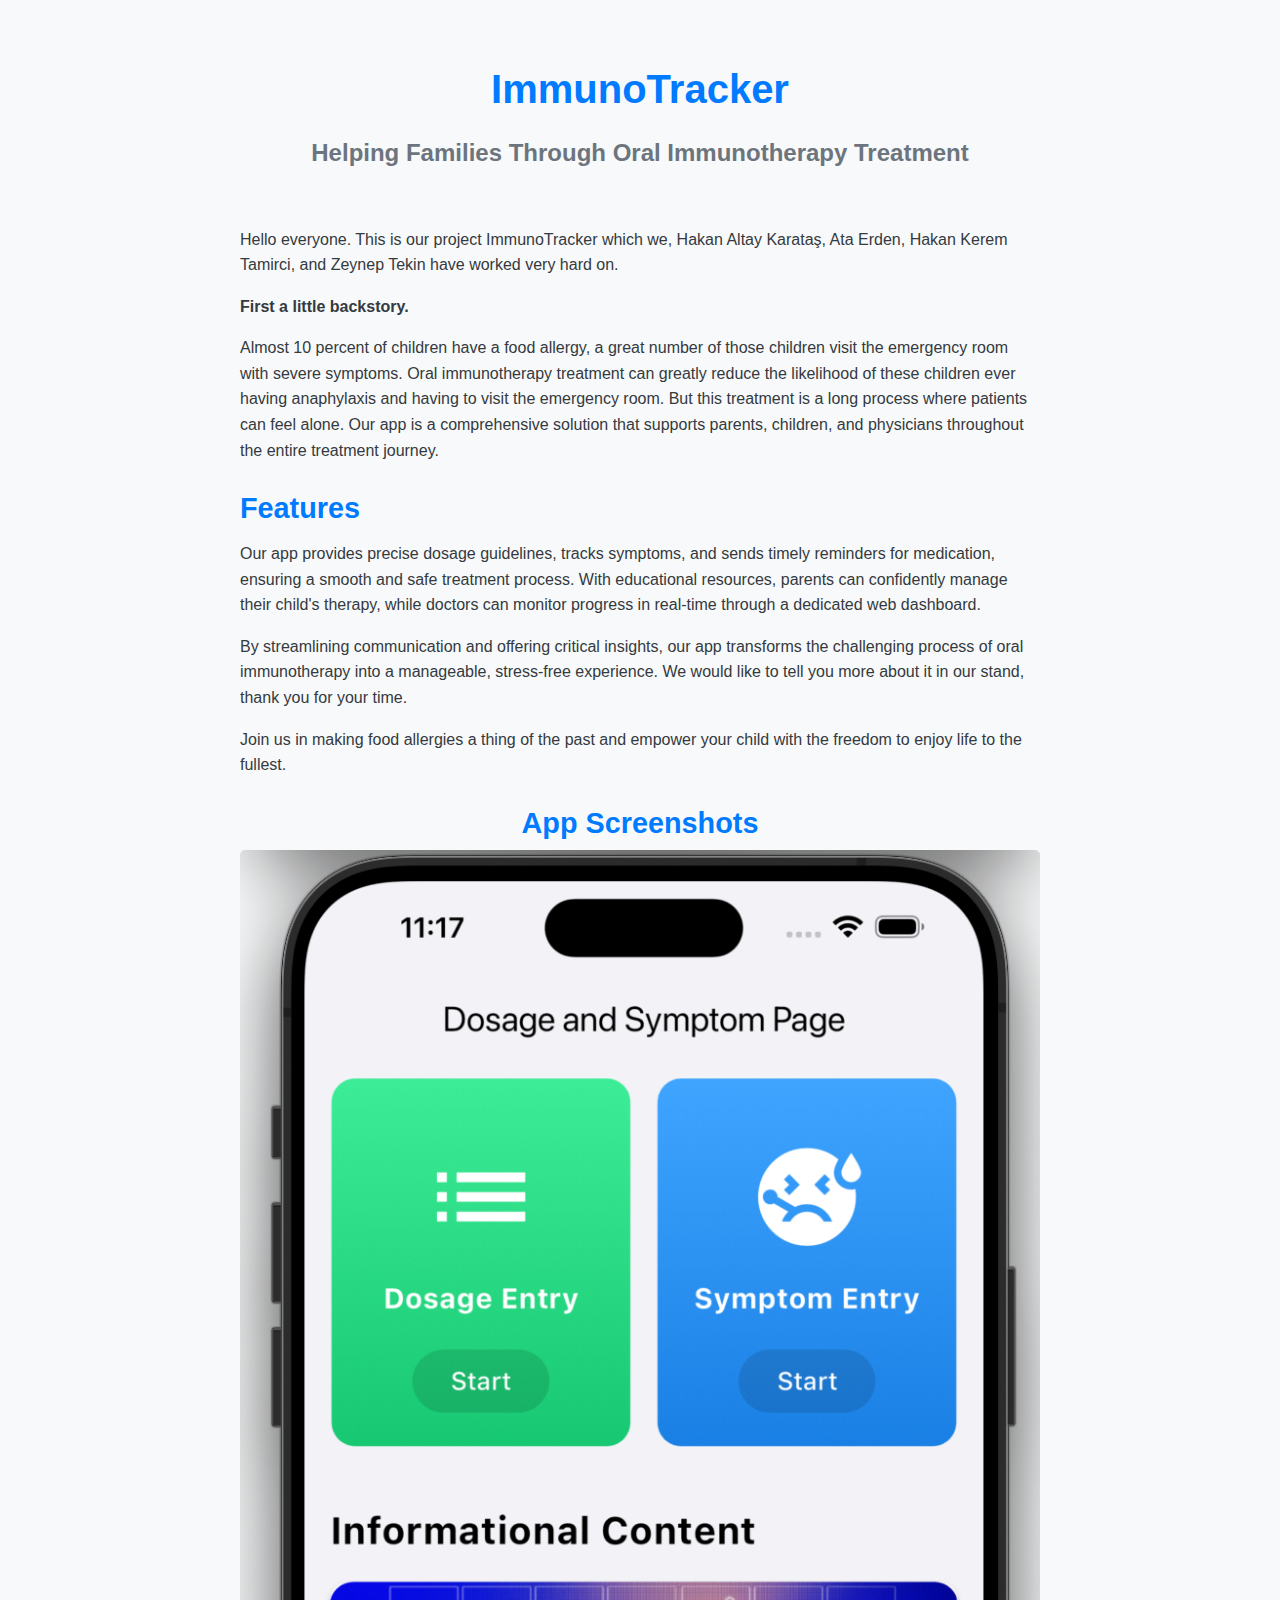
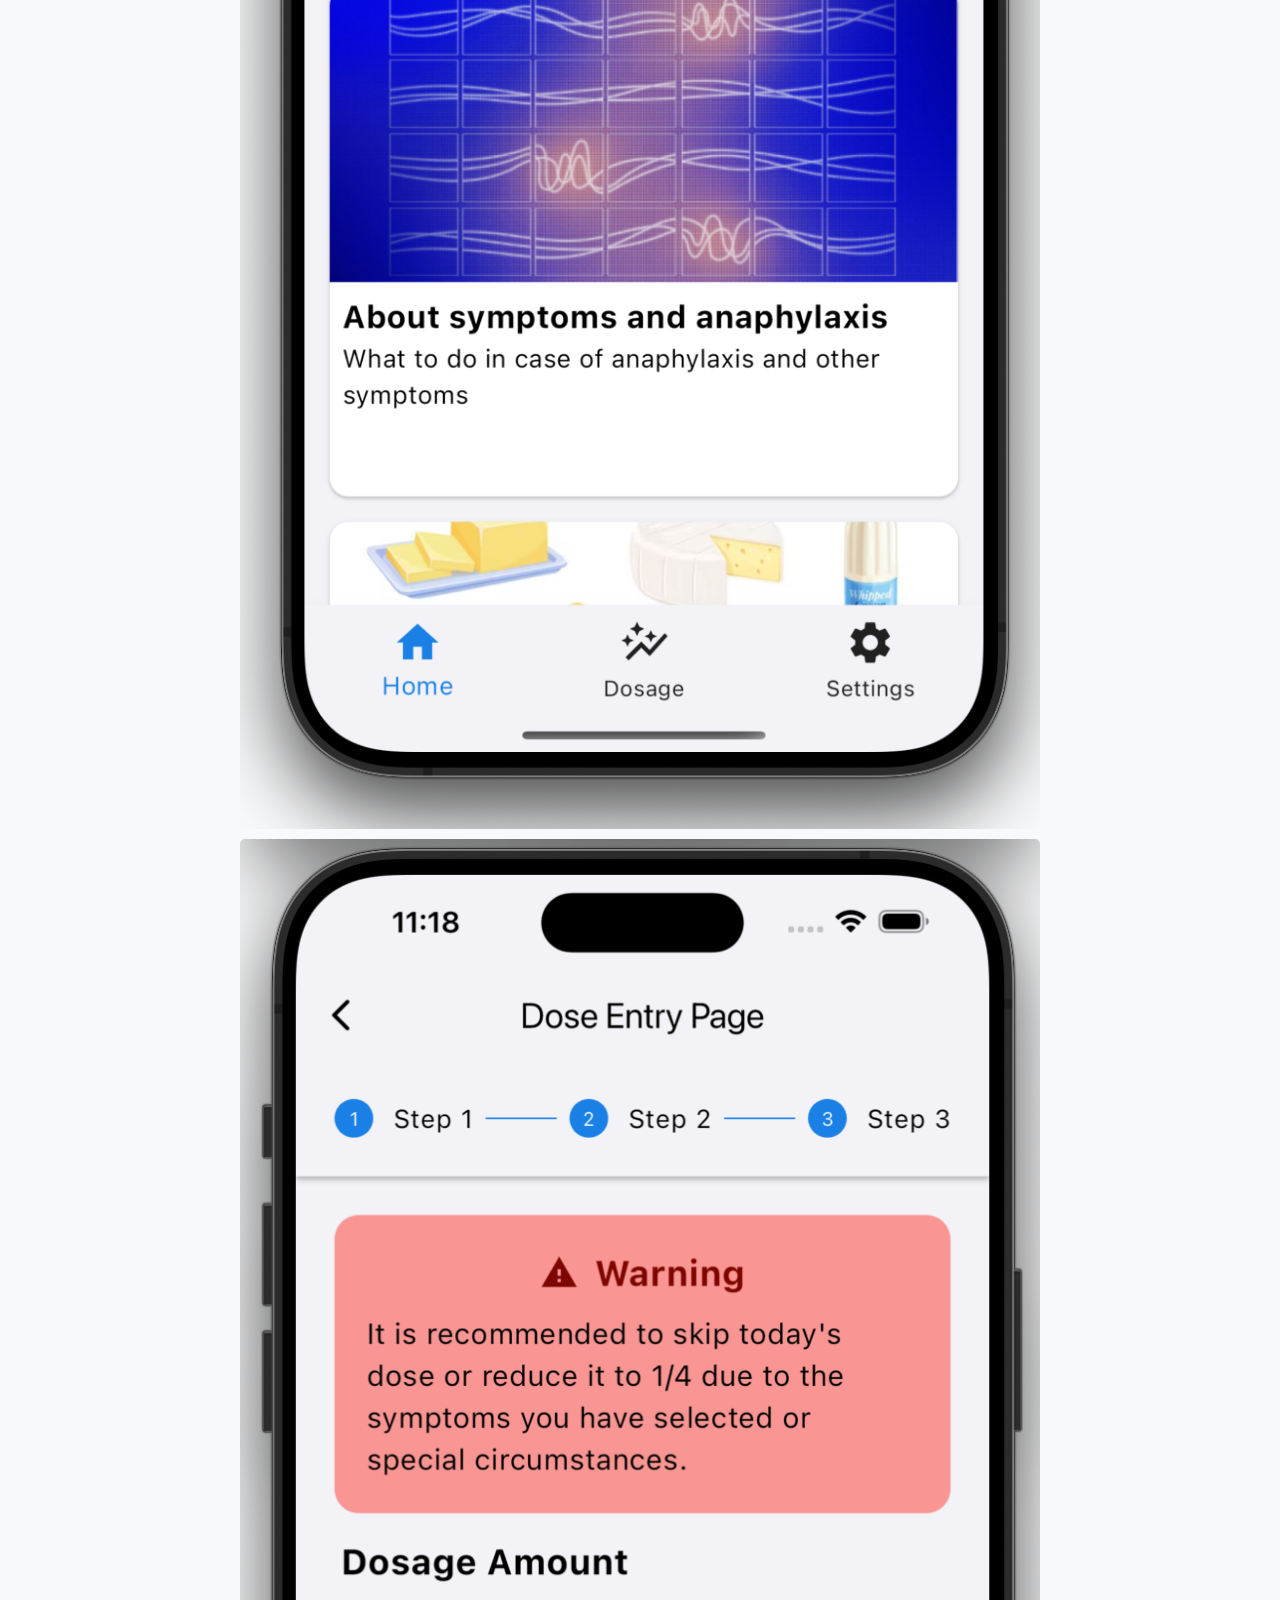
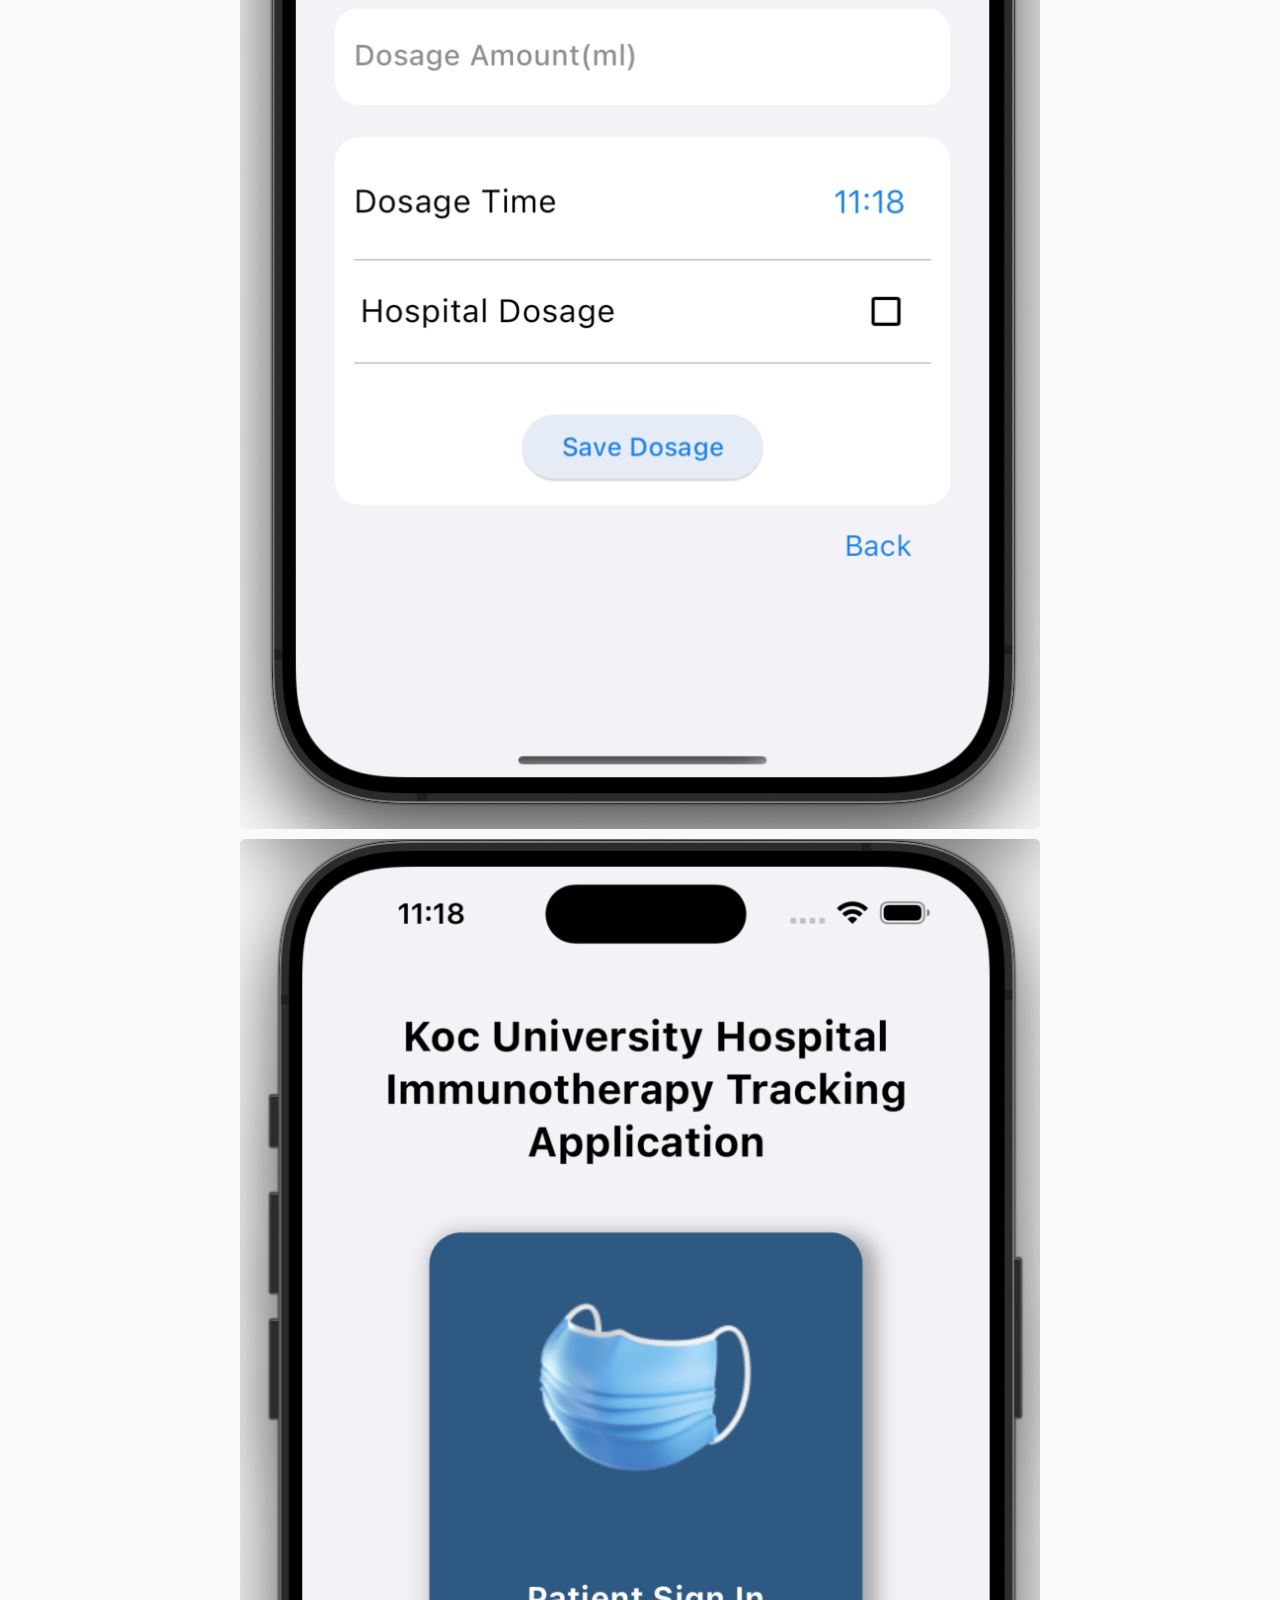
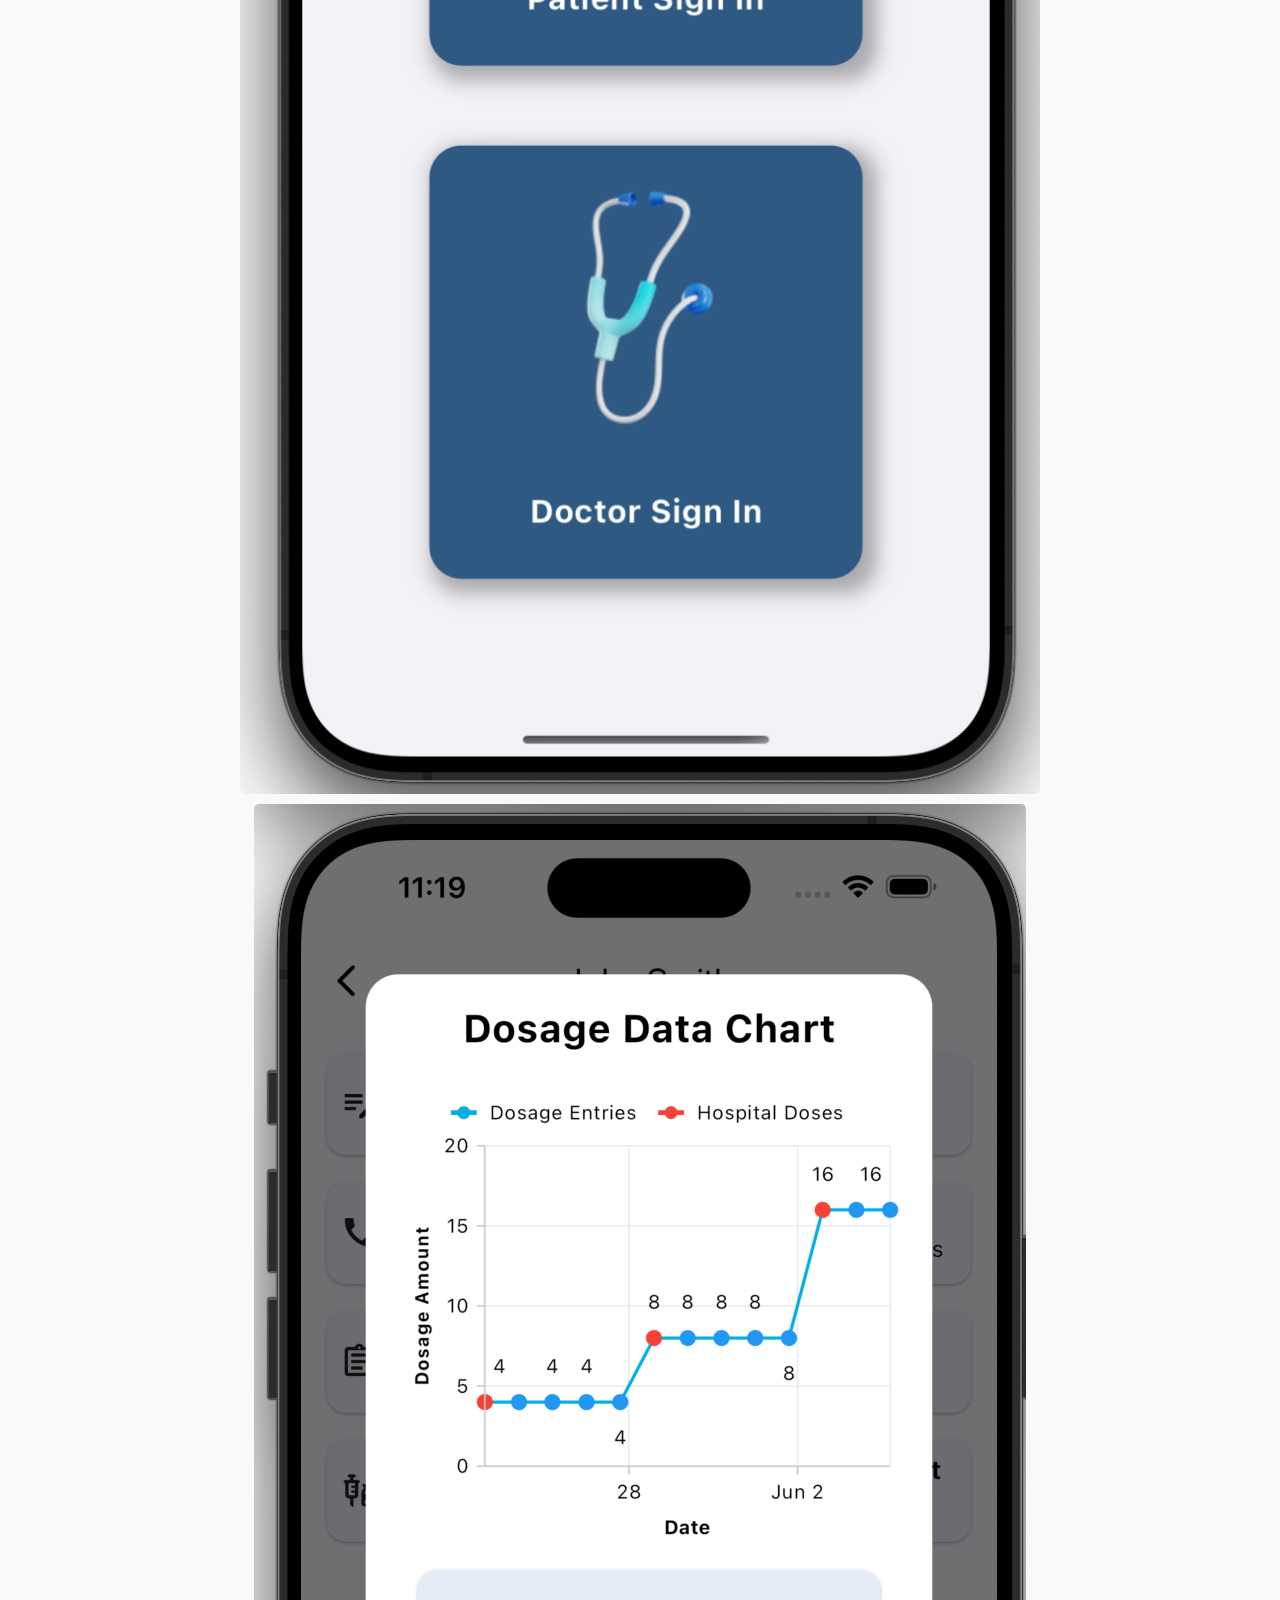
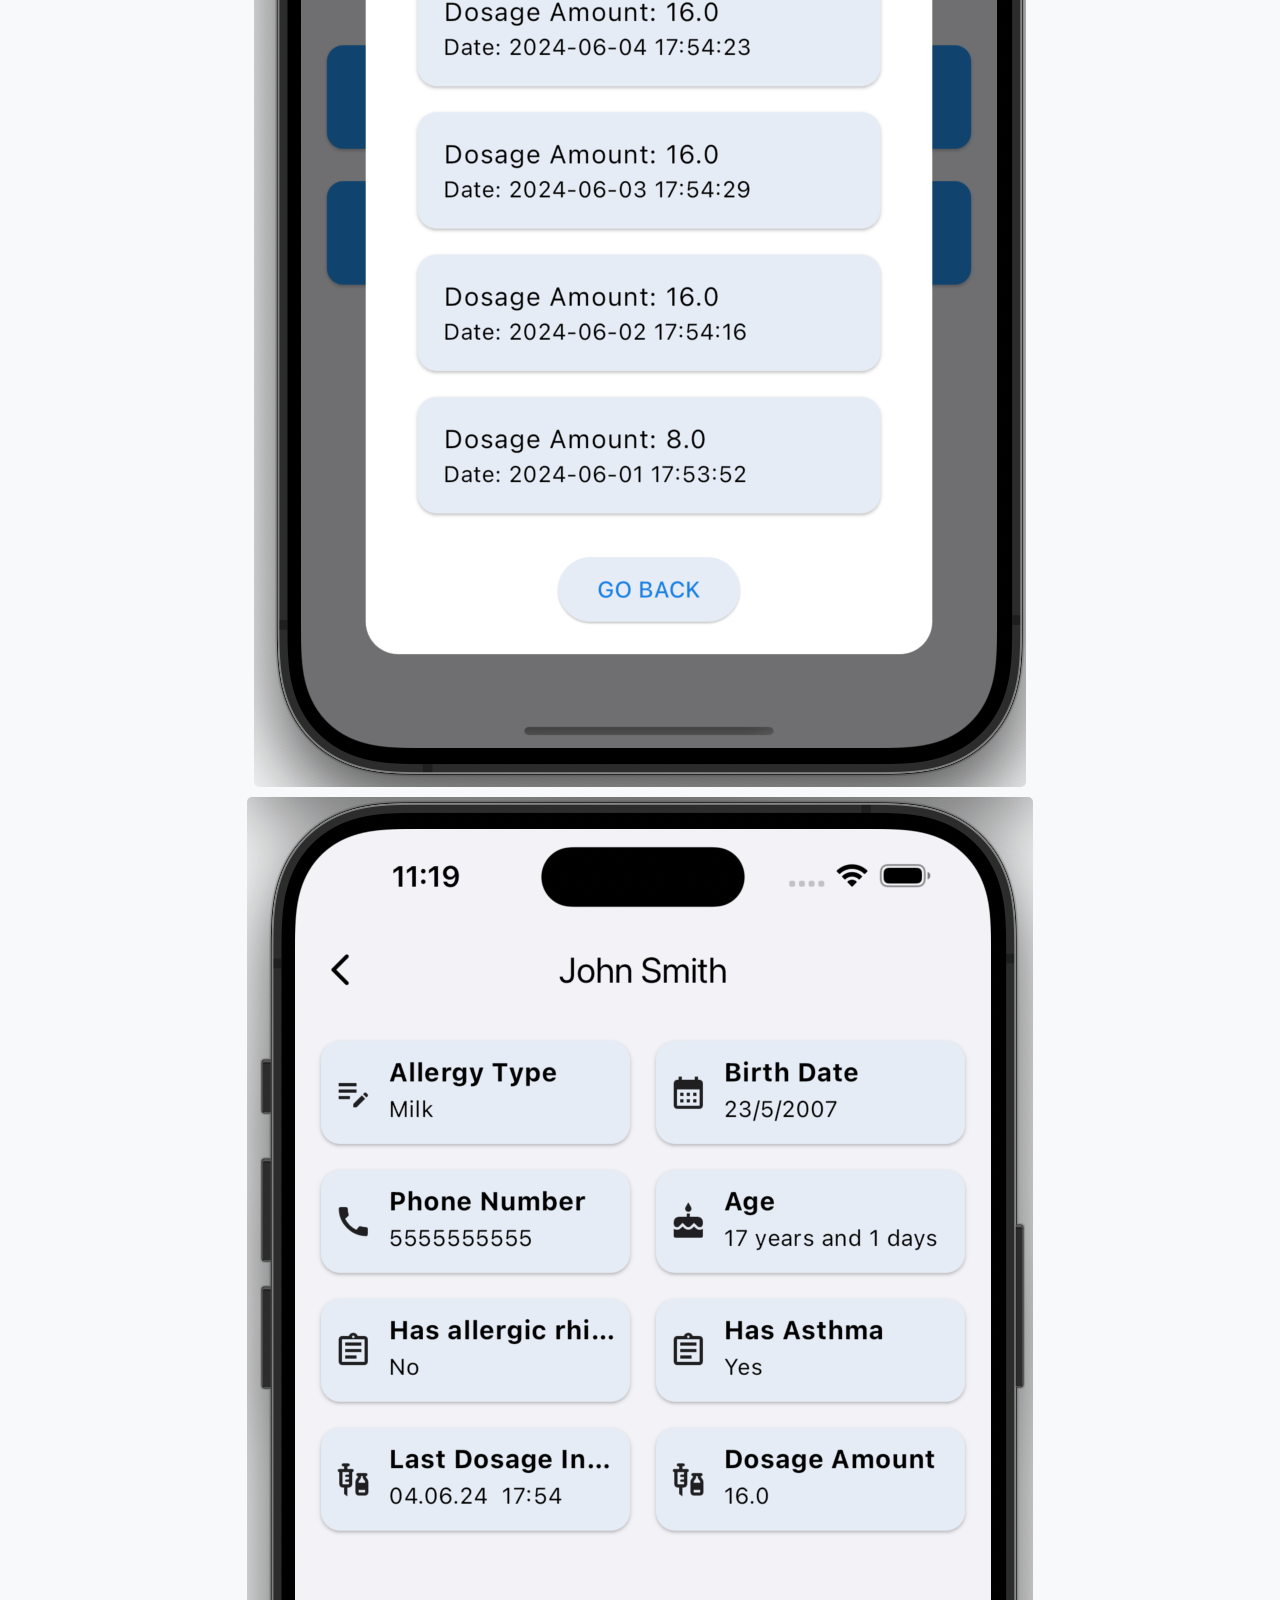
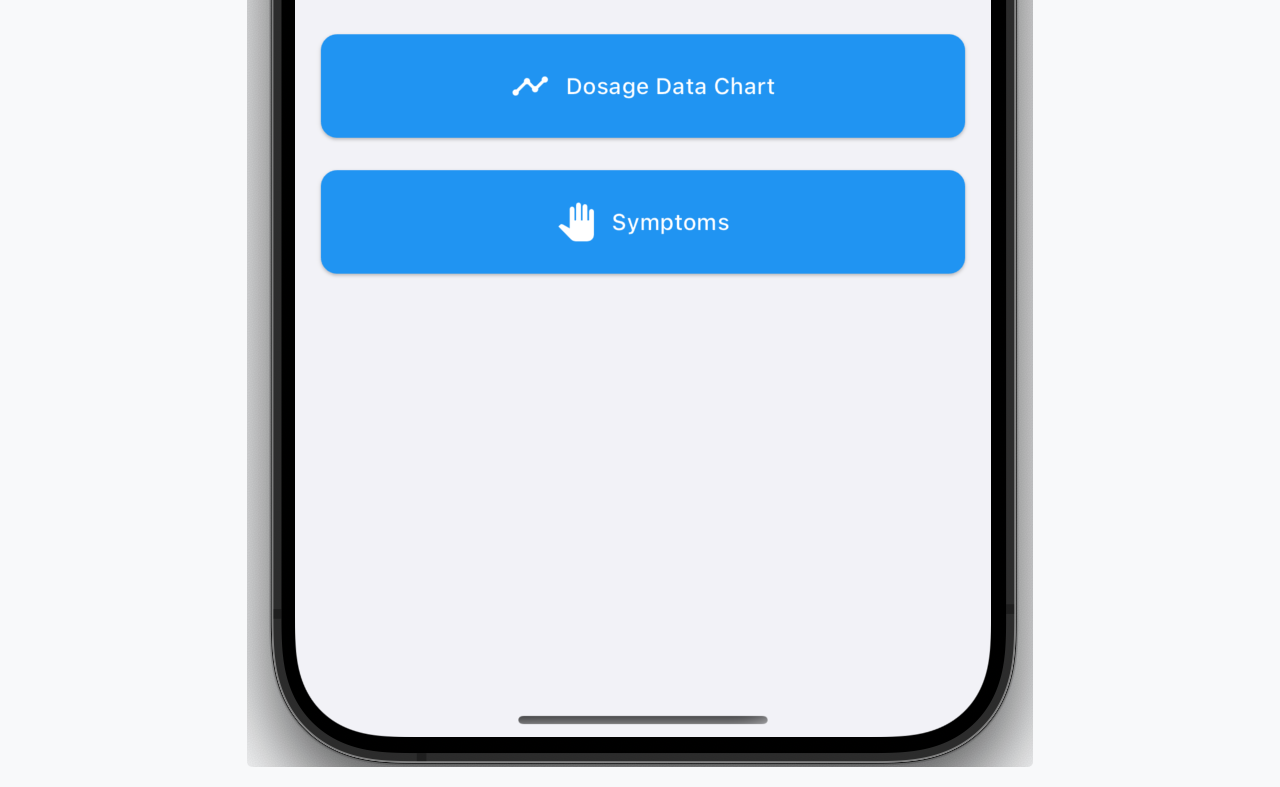
<file: index.html>
<!DOCTYPE html>
<html lang="en">
<head>
    <meta charset="UTF-8">
    <meta name="viewport" content="width=device-width, initial-scale=1.0">
    <title>ImmunoTracker App</title>
    <link rel="stylesheet" href="styles.css">
</head>
<body>
    <div class="container">
        <header>
            <h1>ImmunoTracker</h1>
            <h2>Helping Families Through Oral Immunotherapy Treatment</h2>
        </header>
        <section class="intro">
            <p>Hello everyone. This is our project ImmunoTracker which we, Hakan Altay Karataş, Ata Erden, Hakan Kerem Tamirci, and Zeynep Tekin have worked very hard on.</p>
            <p><strong>First a little backstory.</strong></p>
            <p>Almost 10 percent of children have a food allergy, a great number of those children visit the emergency room with severe symptoms. Oral immunotherapy treatment can greatly reduce the likelihood of these children ever having anaphylaxis and having to visit the emergency room. But this treatment is a long process where patients can feel alone. Our app is a comprehensive solution that supports parents, children, and physicians throughout the entire treatment journey.</p>
        </section>
        <section class="features">
            <h3>Features</h3>
            <p>Our app provides precise dosage guidelines, tracks symptoms, and sends timely reminders for medication, ensuring a smooth and safe treatment process. With educational resources, parents can confidently manage their child's therapy, while doctors can monitor progress in real-time through a dedicated web dashboard.</p>
            <p>By streamlining communication and offering critical insights, our app transforms the challenging process of oral immunotherapy into a manageable, stress-free experience. We would like to tell you more about it in our stand, thank you for your time.</p>
            <p>Join us in making food allergies a thing of the past and empower your child with the freedom to enjoy life to the fullest.</p>
        </section>
        <section class="screenshots">
            <h3>App Screenshots</h3>
            <div class="screenshots-grid">
                <img src="images/screenshot3.png" alt="App Screenshot 1">
                <img src="images/screenshot2.png" alt="App Screenshot 2">
                <img src="images/screenshot4.png" alt="App Screenshot 3">
                <img src="images/screenshot5.png" alt="App Screenshot 4">
                <img src="images/screenshot6.png" alt="App Screenshot 5">
            </div>
        </section>
    </div>
</body>
</html>
</file>
<file: styles.css>
body {
    font-family: Arial, sans-serif;
    margin: 0;
    padding: 0;
    background-color: #f8f9fa;
    color: #343a40;
}

.container {
    max-width: 800px;
    margin: 0 auto;
    padding: 20px;
}

header {
    text-align: center;
    padding: 20px 0;
}

header h1 {
    font-size: 2.5em;
    color: #007bff;
}

header h2 {
    font-size: 1.5em;
    color: #6c757d;
}

.intro, .features {
    margin: 20px 0;
}

.intro p, .features p {
    line-height: 1.6;
    margin-bottom: 1em;
}

.features h3, .screenshots h3 {
    font-size: 1.8em;
    margin-bottom: 10px;
    color: #007bff;
}

.screenshots {
    text-align: center;
}

.screenshots-grid {
    display: flex;
    flex-wrap: wrap;
    justify-content: space-around;
    gap: 10px;
}

.screenshots-grid img {
    max-width: 100%;
    height: auto;
    border-radius: 5px;
}

@media (max-width: 600px) {
    .screenshots-grid {
        flex-direction: column;
        align-items: center;
    }
}
</file>
